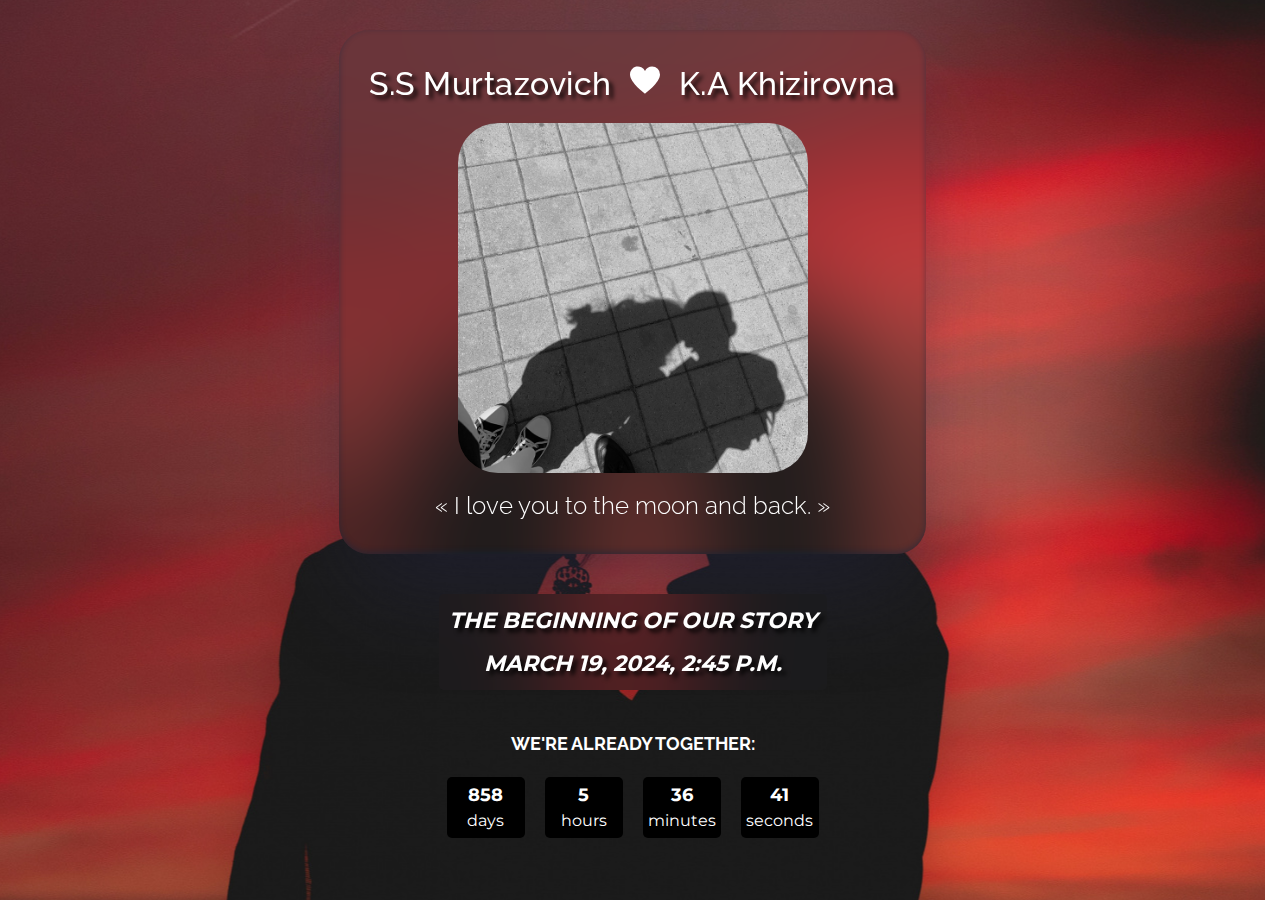
<file: index.html>
<!DOCTYPE html>
<html lang="en">
<head>
	<meta charset="UTF-8">
	<meta name="viewport" content="width=device-width, initial-scale=1.0">
	<link rel="stylesheet" href="./main.css">
	<title>Forever Together</title>
</head>
<body>
	<header class="header">
		<div class="container">
			<div class="our-love">
				<h1 class="our-love__title">S.S Murtazovich
					<span class="heart"><svg xmlns="http://www.w3.org/2000/svg" width="30" height="30" viewBox="0 0 20 20"><path fill="currentColor" d="M14.75 1A5.24 5.24 0 0 0 10 4A5.24 5.24 0 0 0 0 6.25C0 11.75 10 19 10 19s10-7.25 10-12.75A5.25 5.25 0 0 0 14.75 1z"/></svg></span> K.A Khizirovna</h1>
				<img src="./images/we_2.jpg" alt="we" class="our-love__image" width="350" height="350">
				<h2 class="our-love__subtitle">« I love you to the moon and back. »</h2>
			</div>
			<div class="our-love-time">
				<div class="our-love-time__header">
					<h2 class="our-love-time__title">The beginning of our story</p>
					<h3 class="our-love-time__title our-love-time__title--meet"><b>March 19, 2024, 2:45 p.m.</b></h2>
				</div>
				<h4 class="our-love-time__subtitle">We're already together:</h2>
				<div class="countdown">
					<div class="countdown__item">
						<h3 class="countdown__number days">186</h3>
						<span class="countdown__title">days</span>
					</div>
					<div class="countdown__item">
						<h3 class="countdown__number hours">14</h3>
						<span class="countdown__title">hours</span>
					</div>
					<div class="countdown__item">
						<h3 class="countdown__number minutes">23</h3>
						<span class="countdown__title">minutes</span>
					</div>
					<div class="countdown__item">
						<h3 class="countdown__number seconds">12</h3>
						<span class="countdown__title">seconds</span>
					</div>
				</div>
			</div>
		</div>
	</header>
<script src="./main.js"></script>
</body>
</html>
</file>
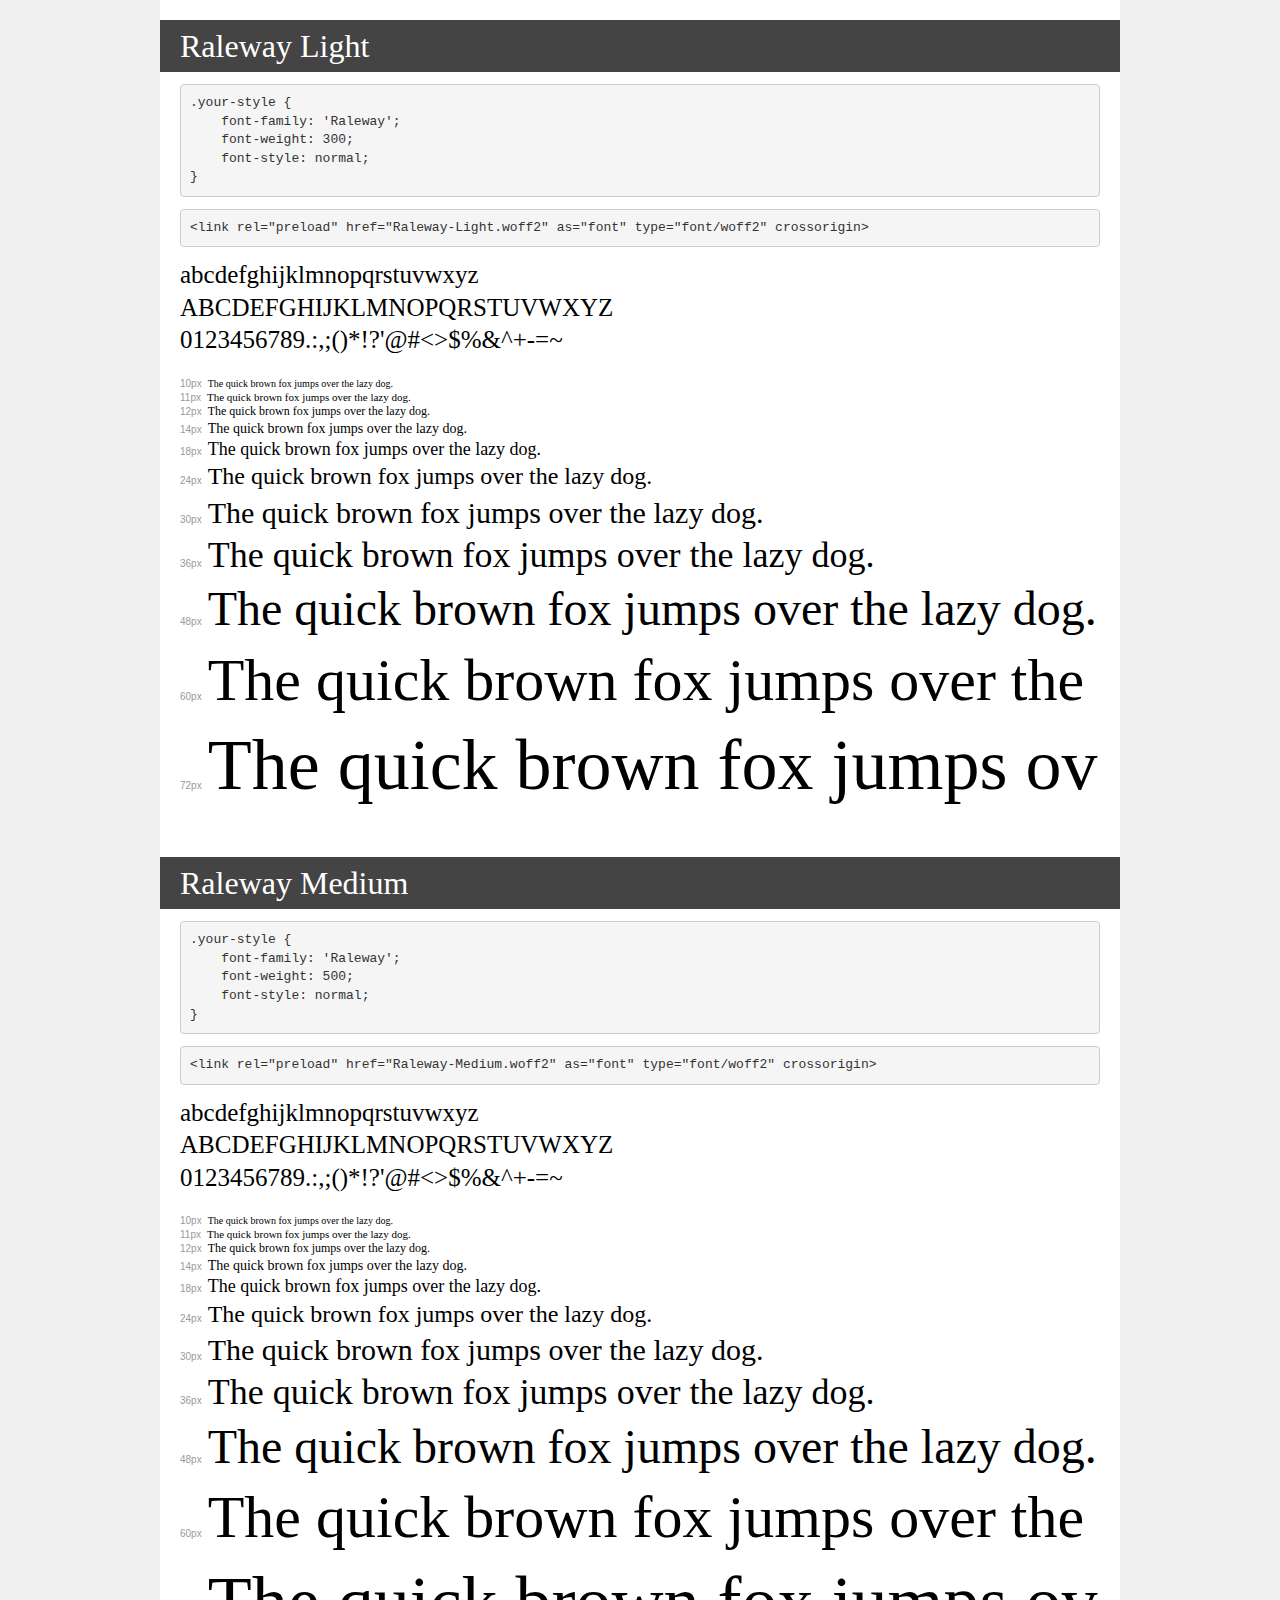
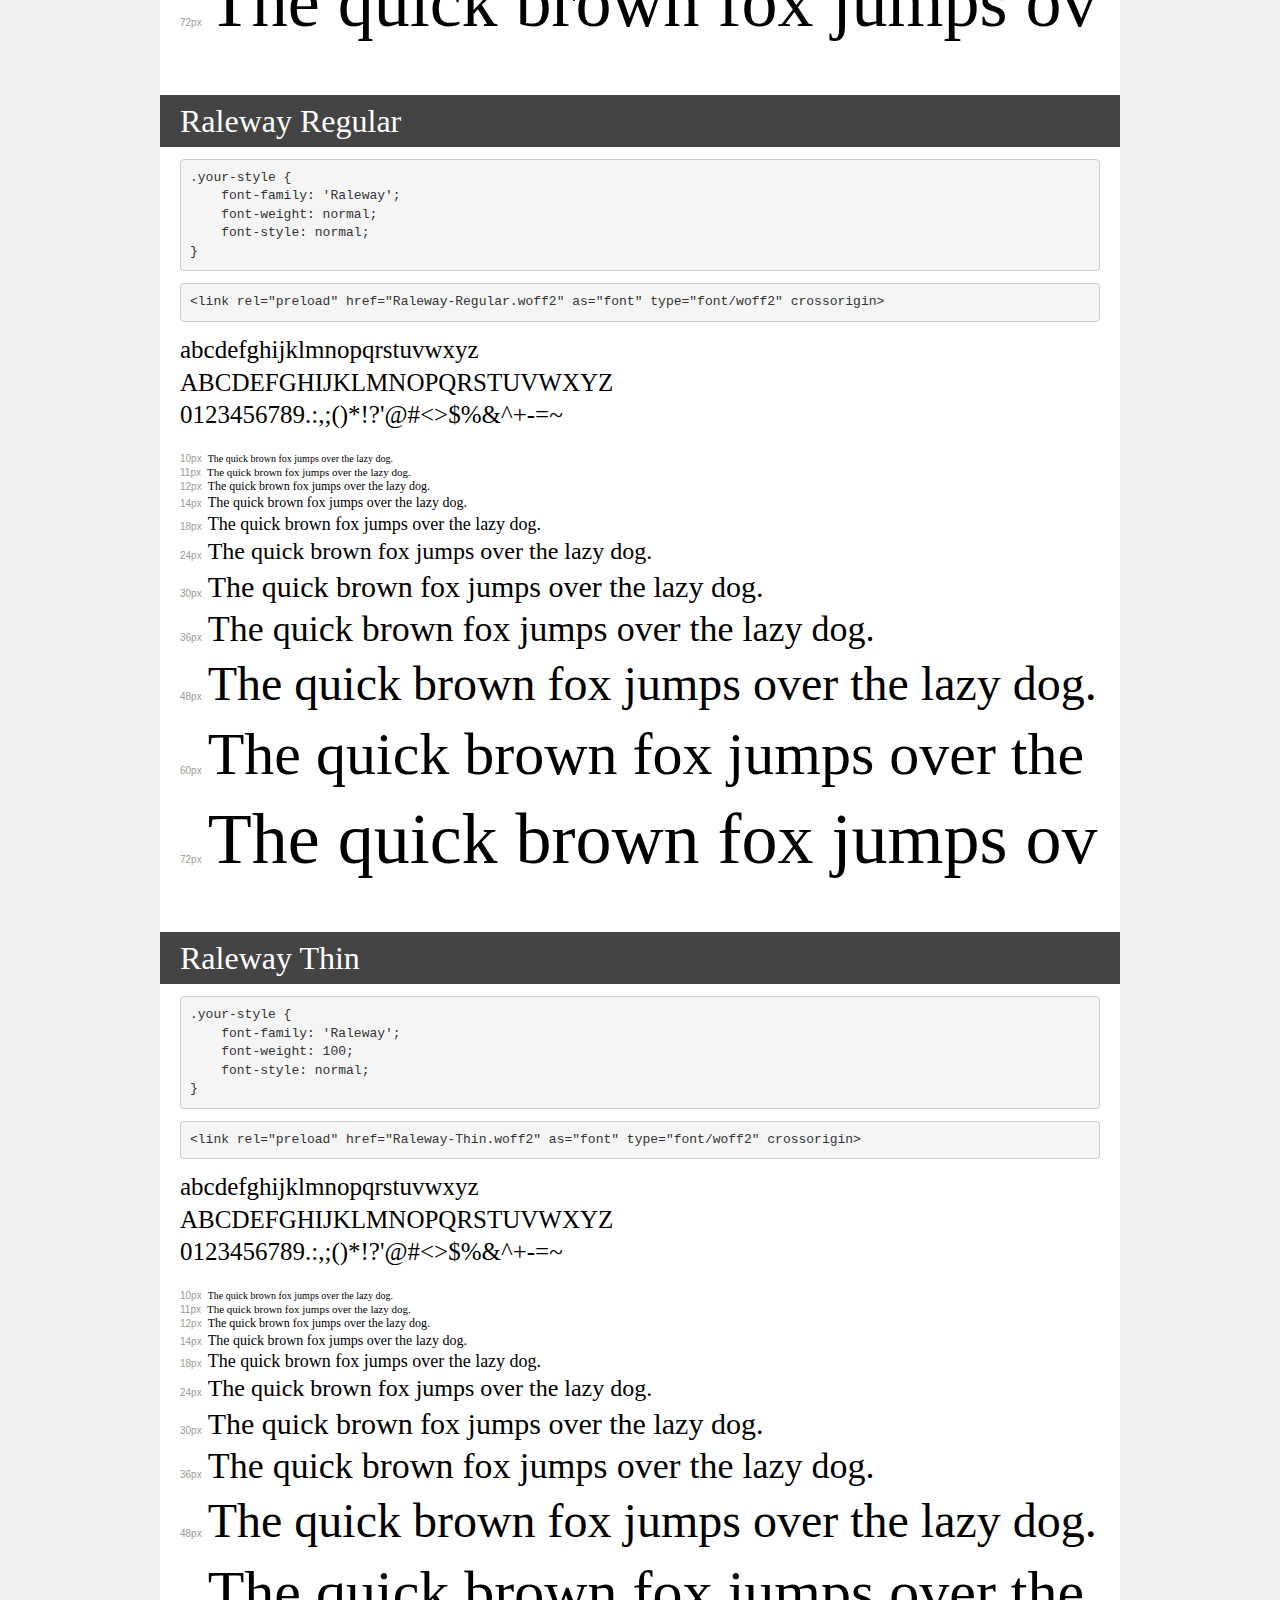
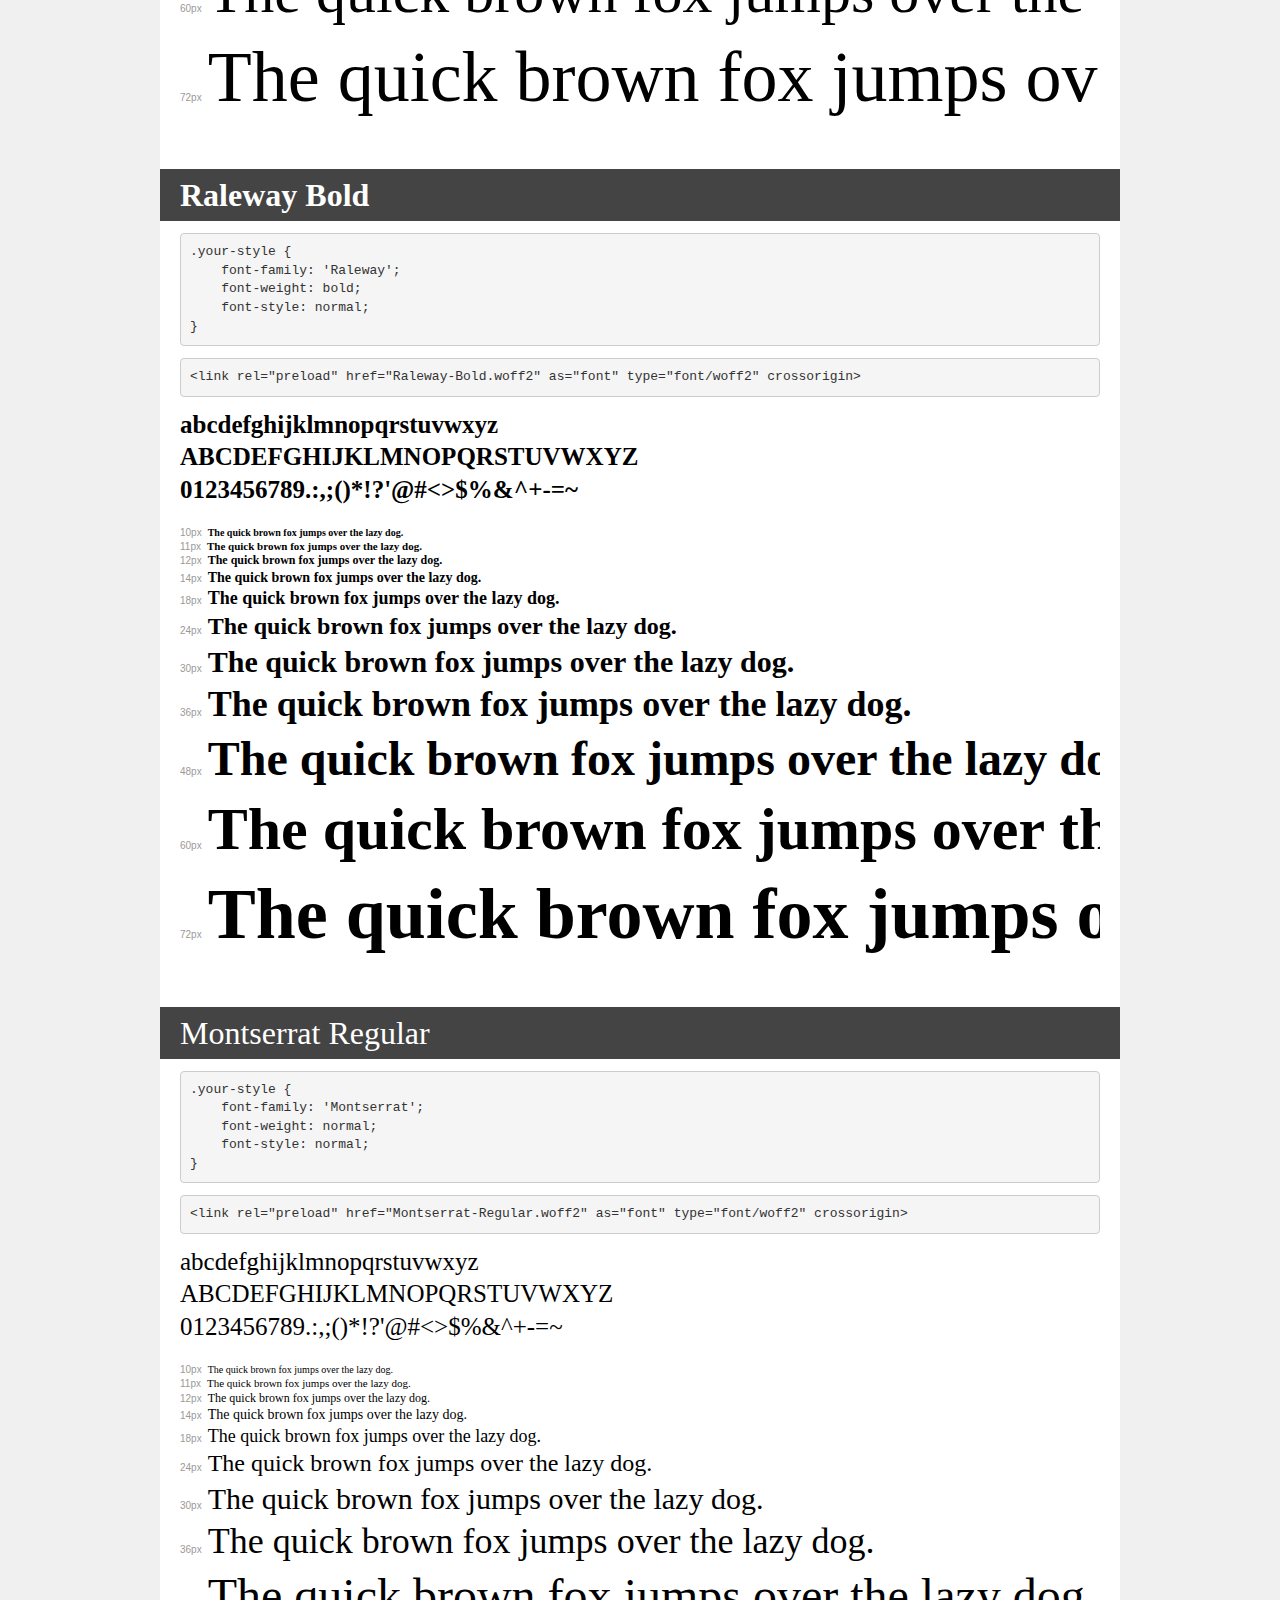
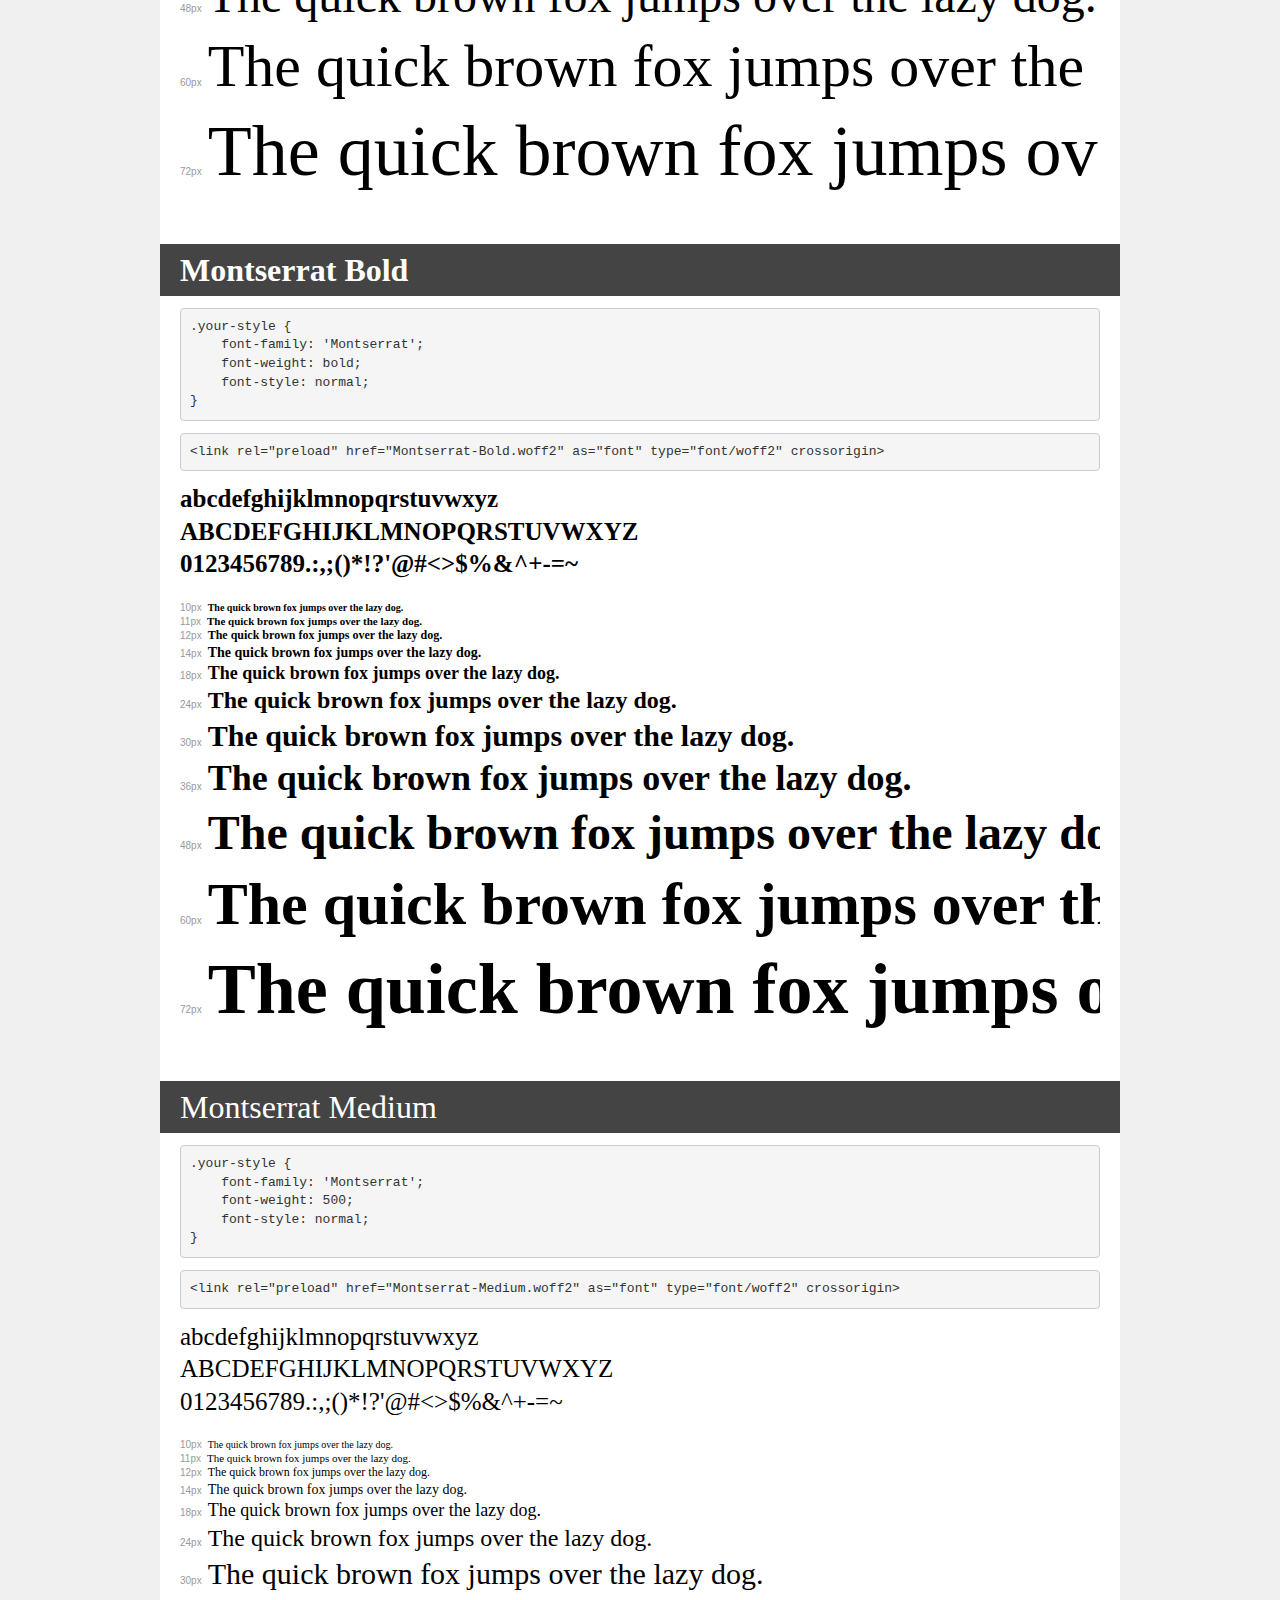
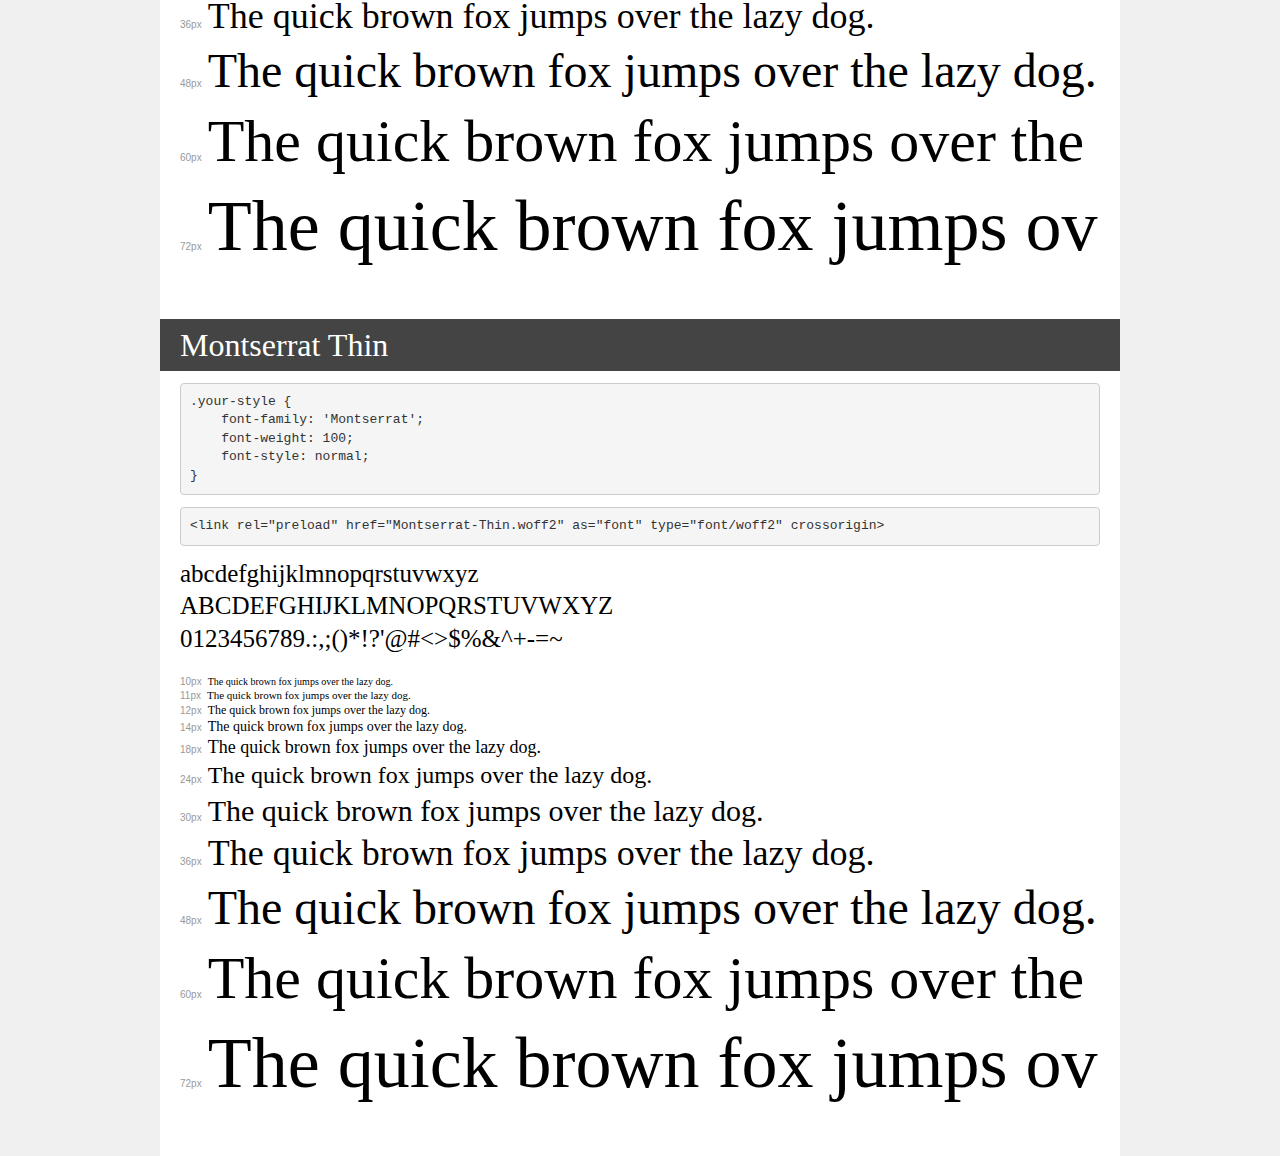
<file: fonts/demo.html>
<!DOCTYPE html>
<html lang="en">
<head>
    <meta charset="utf-8">
    <meta http-equiv="X-UA-Compatible" content="IE=edge">
    <meta name="viewport" content="width=device-width, initial-scale=1">
    <meta name="robots" content="noindex, noarchive">
    <meta name="format-detection" content="telephone=no">
    <title>Transfonter demo</title>
    <link href="stylesheet.css" rel="stylesheet">
    <style>
        /*
        http://meyerweb.com/eric/tools/css/reset/
        v2.0 | 20110126
        License: none (public domain)
        */
        html, body, div, span, applet, object, iframe,
        h1, h2, h3, h4, h5, h6, p, blockquote, pre,
        a, abbr, acronym, address, big, cite, code,
        del, dfn, em, img, ins, kbd, q, s, samp,
        small, strike, strong, sub, sup, tt, var,
        b, u, i, center,
        dl, dt, dd, ol, ul, li,
        fieldset, form, label, legend,
        table, caption, tbody, tfoot, thead, tr, th, td,
        article, aside, canvas, details, embed,
        figure, figcaption, footer, header, hgroup,
        menu, nav, output, ruby, section, summary,
        time, mark, audio, video {
            margin: 0;
            padding: 0;
            border: 0;
            font-size: 100%;
            font: inherit;
            vertical-align: baseline;
        }
        /* HTML5 display-role reset for older browsers */
        article, aside, details, figcaption, figure,
        footer, header, hgroup, menu, nav, section {
            display: block;
        }
        body {
            line-height: 1;
        }
        ol, ul {
            list-style: none;
        }
        blockquote, q {
            quotes: none;
        }
        blockquote:before, blockquote:after,
        q:before, q:after {
            content: '';
            content: none;
        }
        table {
            border-collapse: collapse;
            border-spacing: 0;
        }
        /* demo styles */
        body {
            background: #f0f0f0;
            color: #000;
        }
        .page {
            background: #fff;
            width: 920px;
            margin: 0 auto;
            padding: 20px 20px 0 20px;
            overflow: hidden;
        }
        .font-container {
            overflow-x: auto;
            overflow-y: hidden;
            margin-bottom: 40px;
            line-height: 1.3;
            white-space: nowrap;
            padding-bottom: 5px;
        }
        h1 {
            position: relative;
            background: #444;
            font-size: 32px;
            color: #fff;
            padding: 10px 20px;
            margin: 0 -20px 12px -20px;
        }
        .letters {
            font-size: 25px;
            margin-bottom: 20px;
        }
        .s10:before {
            content: '10px';
        }
        .s11:before {
            content: '11px';
        }
        .s12:before {
            content: '12px';
        }
        .s14:before {
            content: '14px';
        }
        .s18:before {
            content: '18px';
        }
        .s24:before {
            content: '24px';
        }
        .s30:before {
            content: '30px';
        }
        .s36:before {
            content: '36px';
        }
        .s48:before {
            content: '48px';
        }
        .s60:before {
            content: '60px';
        }
        .s72:before {
            content: '72px';
        }
        .s10:before, .s11:before, .s12:before, .s14:before,
        .s18:before, .s24:before, .s30:before, .s36:before,
        .s48:before, .s60:before, .s72:before {
            font-family: Arial, sans-serif;
            font-size: 10px;
            font-weight: normal;
            font-style: normal;
            color: #999;
            padding-right: 6px;
        }
        pre {
            display: block;
            padding: 9px;
            margin: 0 0 12px;
            font-family: Monaco, Menlo, Consolas, "Courier New", monospace;
            font-size: 13px;
            line-height: 1.428571429;
            color: #333;
            font-weight: normal;
            font-style: normal;
            background-color: #f5f5f5;
            border: 1px solid #ccc;
            overflow-x: auto;
            border-radius: 4px;
        }
        /* responsive */
        @media (max-width: 959px) {
            .page {
                width: auto;
                margin: 0;
            }
        }
    </style>
</head>
<body>
<div class="page">
    <div class="demo">
        <h1 style="font-family: 'Raleway'; font-weight: 300; font-style: normal;">Raleway Light</h1>
        <pre title="Usage">.your-style {
    font-family: 'Raleway';
    font-weight: 300;
    font-style: normal;
}</pre>
        <pre title="Preload (optional)">
&lt;link rel=&quot;preload&quot; href=&quot;Raleway-Light.woff2&quot; as=&quot;font&quot; type=&quot;font/woff2&quot; crossorigin&gt;</pre>
        <div class="font-container" style="font-family: 'Raleway'; font-weight: 300; font-style: normal;">
            <p class="letters">
                abcdefghijklmnopqrstuvwxyz<br>
ABCDEFGHIJKLMNOPQRSTUVWXYZ<br>
                0123456789.:,;()*!?'@#&lt;&gt;$%&^+-=~
            </p>
            <p class="s10" style="font-size: 10px;">The quick brown fox jumps over the lazy dog.</p>
            <p class="s11" style="font-size: 11px;">The quick brown fox jumps over the lazy dog.</p>
            <p class="s12" style="font-size: 12px;">The quick brown fox jumps over the lazy dog.</p>
            <p class="s14" style="font-size: 14px;">The quick brown fox jumps over the lazy dog.</p>
            <p class="s18" style="font-size: 18px;">The quick brown fox jumps over the lazy dog.</p>
            <p class="s24" style="font-size: 24px;">The quick brown fox jumps over the lazy dog.</p>
            <p class="s30" style="font-size: 30px;">The quick brown fox jumps over the lazy dog.</p>
            <p class="s36" style="font-size: 36px;">The quick brown fox jumps over the lazy dog.</p>
            <p class="s48" style="font-size: 48px;">The quick brown fox jumps over the lazy dog.</p>
            <p class="s60" style="font-size: 60px;">The quick brown fox jumps over the lazy dog.</p>
            <p class="s72" style="font-size: 72px;">The quick brown fox jumps over the lazy dog.</p>
        </div>
    </div>

    <div class="demo">
        <h1 style="font-family: 'Raleway'; font-weight: 500; font-style: normal;">Raleway Medium</h1>
        <pre title="Usage">.your-style {
    font-family: 'Raleway';
    font-weight: 500;
    font-style: normal;
}</pre>
        <pre title="Preload (optional)">
&lt;link rel=&quot;preload&quot; href=&quot;Raleway-Medium.woff2&quot; as=&quot;font&quot; type=&quot;font/woff2&quot; crossorigin&gt;</pre>
        <div class="font-container" style="font-family: 'Raleway'; font-weight: 500; font-style: normal;">
            <p class="letters">
                abcdefghijklmnopqrstuvwxyz<br>
ABCDEFGHIJKLMNOPQRSTUVWXYZ<br>
                0123456789.:,;()*!?'@#&lt;&gt;$%&^+-=~
            </p>
            <p class="s10" style="font-size: 10px;">The quick brown fox jumps over the lazy dog.</p>
            <p class="s11" style="font-size: 11px;">The quick brown fox jumps over the lazy dog.</p>
            <p class="s12" style="font-size: 12px;">The quick brown fox jumps over the lazy dog.</p>
            <p class="s14" style="font-size: 14px;">The quick brown fox jumps over the lazy dog.</p>
            <p class="s18" style="font-size: 18px;">The quick brown fox jumps over the lazy dog.</p>
            <p class="s24" style="font-size: 24px;">The quick brown fox jumps over the lazy dog.</p>
            <p class="s30" style="font-size: 30px;">The quick brown fox jumps over the lazy dog.</p>
            <p class="s36" style="font-size: 36px;">The quick brown fox jumps over the lazy dog.</p>
            <p class="s48" style="font-size: 48px;">The quick brown fox jumps over the lazy dog.</p>
            <p class="s60" style="font-size: 60px;">The quick brown fox jumps over the lazy dog.</p>
            <p class="s72" style="font-size: 72px;">The quick brown fox jumps over the lazy dog.</p>
        </div>
    </div>

    <div class="demo">
        <h1 style="font-family: 'Raleway'; font-weight: normal; font-style: normal;">Raleway Regular</h1>
        <pre title="Usage">.your-style {
    font-family: 'Raleway';
    font-weight: normal;
    font-style: normal;
}</pre>
        <pre title="Preload (optional)">
&lt;link rel=&quot;preload&quot; href=&quot;Raleway-Regular.woff2&quot; as=&quot;font&quot; type=&quot;font/woff2&quot; crossorigin&gt;</pre>
        <div class="font-container" style="font-family: 'Raleway'; font-weight: normal; font-style: normal;">
            <p class="letters">
                abcdefghijklmnopqrstuvwxyz<br>
ABCDEFGHIJKLMNOPQRSTUVWXYZ<br>
                0123456789.:,;()*!?'@#&lt;&gt;$%&^+-=~
            </p>
            <p class="s10" style="font-size: 10px;">The quick brown fox jumps over the lazy dog.</p>
            <p class="s11" style="font-size: 11px;">The quick brown fox jumps over the lazy dog.</p>
            <p class="s12" style="font-size: 12px;">The quick brown fox jumps over the lazy dog.</p>
            <p class="s14" style="font-size: 14px;">The quick brown fox jumps over the lazy dog.</p>
            <p class="s18" style="font-size: 18px;">The quick brown fox jumps over the lazy dog.</p>
            <p class="s24" style="font-size: 24px;">The quick brown fox jumps over the lazy dog.</p>
            <p class="s30" style="font-size: 30px;">The quick brown fox jumps over the lazy dog.</p>
            <p class="s36" style="font-size: 36px;">The quick brown fox jumps over the lazy dog.</p>
            <p class="s48" style="font-size: 48px;">The quick brown fox jumps over the lazy dog.</p>
            <p class="s60" style="font-size: 60px;">The quick brown fox jumps over the lazy dog.</p>
            <p class="s72" style="font-size: 72px;">The quick brown fox jumps over the lazy dog.</p>
        </div>
    </div>

    <div class="demo">
        <h1 style="font-family: 'Raleway'; font-weight: 100; font-style: normal;">Raleway Thin</h1>
        <pre title="Usage">.your-style {
    font-family: 'Raleway';
    font-weight: 100;
    font-style: normal;
}</pre>
        <pre title="Preload (optional)">
&lt;link rel=&quot;preload&quot; href=&quot;Raleway-Thin.woff2&quot; as=&quot;font&quot; type=&quot;font/woff2&quot; crossorigin&gt;</pre>
        <div class="font-container" style="font-family: 'Raleway'; font-weight: 100; font-style: normal;">
            <p class="letters">
                abcdefghijklmnopqrstuvwxyz<br>
ABCDEFGHIJKLMNOPQRSTUVWXYZ<br>
                0123456789.:,;()*!?'@#&lt;&gt;$%&^+-=~
            </p>
            <p class="s10" style="font-size: 10px;">The quick brown fox jumps over the lazy dog.</p>
            <p class="s11" style="font-size: 11px;">The quick brown fox jumps over the lazy dog.</p>
            <p class="s12" style="font-size: 12px;">The quick brown fox jumps over the lazy dog.</p>
            <p class="s14" style="font-size: 14px;">The quick brown fox jumps over the lazy dog.</p>
            <p class="s18" style="font-size: 18px;">The quick brown fox jumps over the lazy dog.</p>
            <p class="s24" style="font-size: 24px;">The quick brown fox jumps over the lazy dog.</p>
            <p class="s30" style="font-size: 30px;">The quick brown fox jumps over the lazy dog.</p>
            <p class="s36" style="font-size: 36px;">The quick brown fox jumps over the lazy dog.</p>
            <p class="s48" style="font-size: 48px;">The quick brown fox jumps over the lazy dog.</p>
            <p class="s60" style="font-size: 60px;">The quick brown fox jumps over the lazy dog.</p>
            <p class="s72" style="font-size: 72px;">The quick brown fox jumps over the lazy dog.</p>
        </div>
    </div>

    <div class="demo">
        <h1 style="font-family: 'Raleway'; font-weight: bold; font-style: normal;">Raleway Bold</h1>
        <pre title="Usage">.your-style {
    font-family: 'Raleway';
    font-weight: bold;
    font-style: normal;
}</pre>
        <pre title="Preload (optional)">
&lt;link rel=&quot;preload&quot; href=&quot;Raleway-Bold.woff2&quot; as=&quot;font&quot; type=&quot;font/woff2&quot; crossorigin&gt;</pre>
        <div class="font-container" style="font-family: 'Raleway'; font-weight: bold; font-style: normal;">
            <p class="letters">
                abcdefghijklmnopqrstuvwxyz<br>
ABCDEFGHIJKLMNOPQRSTUVWXYZ<br>
                0123456789.:,;()*!?'@#&lt;&gt;$%&^+-=~
            </p>
            <p class="s10" style="font-size: 10px;">The quick brown fox jumps over the lazy dog.</p>
            <p class="s11" style="font-size: 11px;">The quick brown fox jumps over the lazy dog.</p>
            <p class="s12" style="font-size: 12px;">The quick brown fox jumps over the lazy dog.</p>
            <p class="s14" style="font-size: 14px;">The quick brown fox jumps over the lazy dog.</p>
            <p class="s18" style="font-size: 18px;">The quick brown fox jumps over the lazy dog.</p>
            <p class="s24" style="font-size: 24px;">The quick brown fox jumps over the lazy dog.</p>
            <p class="s30" style="font-size: 30px;">The quick brown fox jumps over the lazy dog.</p>
            <p class="s36" style="font-size: 36px;">The quick brown fox jumps over the lazy dog.</p>
            <p class="s48" style="font-size: 48px;">The quick brown fox jumps over the lazy dog.</p>
            <p class="s60" style="font-size: 60px;">The quick brown fox jumps over the lazy dog.</p>
            <p class="s72" style="font-size: 72px;">The quick brown fox jumps over the lazy dog.</p>
        </div>
    </div>

    <div class="demo">
        <h1 style="font-family: 'Montserrat'; font-weight: normal; font-style: normal;">Montserrat Regular</h1>
        <pre title="Usage">.your-style {
    font-family: 'Montserrat';
    font-weight: normal;
    font-style: normal;
}</pre>
        <pre title="Preload (optional)">
&lt;link rel=&quot;preload&quot; href=&quot;Montserrat-Regular.woff2&quot; as=&quot;font&quot; type=&quot;font/woff2&quot; crossorigin&gt;</pre>
        <div class="font-container" style="font-family: 'Montserrat'; font-weight: normal; font-style: normal;">
            <p class="letters">
                abcdefghijklmnopqrstuvwxyz<br>
ABCDEFGHIJKLMNOPQRSTUVWXYZ<br>
                0123456789.:,;()*!?'@#&lt;&gt;$%&^+-=~
            </p>
            <p class="s10" style="font-size: 10px;">The quick brown fox jumps over the lazy dog.</p>
            <p class="s11" style="font-size: 11px;">The quick brown fox jumps over the lazy dog.</p>
            <p class="s12" style="font-size: 12px;">The quick brown fox jumps over the lazy dog.</p>
            <p class="s14" style="font-size: 14px;">The quick brown fox jumps over the lazy dog.</p>
            <p class="s18" style="font-size: 18px;">The quick brown fox jumps over the lazy dog.</p>
            <p class="s24" style="font-size: 24px;">The quick brown fox jumps over the lazy dog.</p>
            <p class="s30" style="font-size: 30px;">The quick brown fox jumps over the lazy dog.</p>
            <p class="s36" style="font-size: 36px;">The quick brown fox jumps over the lazy dog.</p>
            <p class="s48" style="font-size: 48px;">The quick brown fox jumps over the lazy dog.</p>
            <p class="s60" style="font-size: 60px;">The quick brown fox jumps over the lazy dog.</p>
            <p class="s72" style="font-size: 72px;">The quick brown fox jumps over the lazy dog.</p>
        </div>
    </div>

    <div class="demo">
        <h1 style="font-family: 'Montserrat'; font-weight: bold; font-style: normal;">Montserrat Bold</h1>
        <pre title="Usage">.your-style {
    font-family: 'Montserrat';
    font-weight: bold;
    font-style: normal;
}</pre>
        <pre title="Preload (optional)">
&lt;link rel=&quot;preload&quot; href=&quot;Montserrat-Bold.woff2&quot; as=&quot;font&quot; type=&quot;font/woff2&quot; crossorigin&gt;</pre>
        <div class="font-container" style="font-family: 'Montserrat'; font-weight: bold; font-style: normal;">
            <p class="letters">
                abcdefghijklmnopqrstuvwxyz<br>
ABCDEFGHIJKLMNOPQRSTUVWXYZ<br>
                0123456789.:,;()*!?'@#&lt;&gt;$%&^+-=~
            </p>
            <p class="s10" style="font-size: 10px;">The quick brown fox jumps over the lazy dog.</p>
            <p class="s11" style="font-size: 11px;">The quick brown fox jumps over the lazy dog.</p>
            <p class="s12" style="font-size: 12px;">The quick brown fox jumps over the lazy dog.</p>
            <p class="s14" style="font-size: 14px;">The quick brown fox jumps over the lazy dog.</p>
            <p class="s18" style="font-size: 18px;">The quick brown fox jumps over the lazy dog.</p>
            <p class="s24" style="font-size: 24px;">The quick brown fox jumps over the lazy dog.</p>
            <p class="s30" style="font-size: 30px;">The quick brown fox jumps over the lazy dog.</p>
            <p class="s36" style="font-size: 36px;">The quick brown fox jumps over the lazy dog.</p>
            <p class="s48" style="font-size: 48px;">The quick brown fox jumps over the lazy dog.</p>
            <p class="s60" style="font-size: 60px;">The quick brown fox jumps over the lazy dog.</p>
            <p class="s72" style="font-size: 72px;">The quick brown fox jumps over the lazy dog.</p>
        </div>
    </div>

    <div class="demo">
        <h1 style="font-family: 'Montserrat'; font-weight: 500; font-style: normal;">Montserrat Medium</h1>
        <pre title="Usage">.your-style {
    font-family: 'Montserrat';
    font-weight: 500;
    font-style: normal;
}</pre>
        <pre title="Preload (optional)">
&lt;link rel=&quot;preload&quot; href=&quot;Montserrat-Medium.woff2&quot; as=&quot;font&quot; type=&quot;font/woff2&quot; crossorigin&gt;</pre>
        <div class="font-container" style="font-family: 'Montserrat'; font-weight: 500; font-style: normal;">
            <p class="letters">
                abcdefghijklmnopqrstuvwxyz<br>
ABCDEFGHIJKLMNOPQRSTUVWXYZ<br>
                0123456789.:,;()*!?'@#&lt;&gt;$%&^+-=~
            </p>
            <p class="s10" style="font-size: 10px;">The quick brown fox jumps over the lazy dog.</p>
            <p class="s11" style="font-size: 11px;">The quick brown fox jumps over the lazy dog.</p>
            <p class="s12" style="font-size: 12px;">The quick brown fox jumps over the lazy dog.</p>
            <p class="s14" style="font-size: 14px;">The quick brown fox jumps over the lazy dog.</p>
            <p class="s18" style="font-size: 18px;">The quick brown fox jumps over the lazy dog.</p>
            <p class="s24" style="font-size: 24px;">The quick brown fox jumps over the lazy dog.</p>
            <p class="s30" style="font-size: 30px;">The quick brown fox jumps over the lazy dog.</p>
            <p class="s36" style="font-size: 36px;">The quick brown fox jumps over the lazy dog.</p>
            <p class="s48" style="font-size: 48px;">The quick brown fox jumps over the lazy dog.</p>
            <p class="s60" style="font-size: 60px;">The quick brown fox jumps over the lazy dog.</p>
            <p class="s72" style="font-size: 72px;">The quick brown fox jumps over the lazy dog.</p>
        </div>
    </div>

    <div class="demo">
        <h1 style="font-family: 'Montserrat'; font-weight: 100; font-style: normal;">Montserrat Thin</h1>
        <pre title="Usage">.your-style {
    font-family: 'Montserrat';
    font-weight: 100;
    font-style: normal;
}</pre>
        <pre title="Preload (optional)">
&lt;link rel=&quot;preload&quot; href=&quot;Montserrat-Thin.woff2&quot; as=&quot;font&quot; type=&quot;font/woff2&quot; crossorigin&gt;</pre>
        <div class="font-container" style="font-family: 'Montserrat'; font-weight: 100; font-style: normal;">
            <p class="letters">
                abcdefghijklmnopqrstuvwxyz<br>
ABCDEFGHIJKLMNOPQRSTUVWXYZ<br>
                0123456789.:,;()*!?'@#&lt;&gt;$%&^+-=~
            </p>
            <p class="s10" style="font-size: 10px;">The quick brown fox jumps over the lazy dog.</p>
            <p class="s11" style="font-size: 11px;">The quick brown fox jumps over the lazy dog.</p>
            <p class="s12" style="font-size: 12px;">The quick brown fox jumps over the lazy dog.</p>
            <p class="s14" style="font-size: 14px;">The quick brown fox jumps over the lazy dog.</p>
            <p class="s18" style="font-size: 18px;">The quick brown fox jumps over the lazy dog.</p>
            <p class="s24" style="font-size: 24px;">The quick brown fox jumps over the lazy dog.</p>
            <p class="s30" style="font-size: 30px;">The quick brown fox jumps over the lazy dog.</p>
            <p class="s36" style="font-size: 36px;">The quick brown fox jumps over the lazy dog.</p>
            <p class="s48" style="font-size: 48px;">The quick brown fox jumps over the lazy dog.</p>
            <p class="s60" style="font-size: 60px;">The quick brown fox jumps over the lazy dog.</p>
            <p class="s72" style="font-size: 72px;">The quick brown fox jumps over the lazy dog.</p>
        </div>
    </div>

</div>
</body>
</html>
</file>
<file: fonts/stylesheet.css>

</file>
<file: main.css>
@import url('./fonts.css');
@import url('./base.css');
@import url('./reset.css');
@import url('./blocks.css');
</file>
